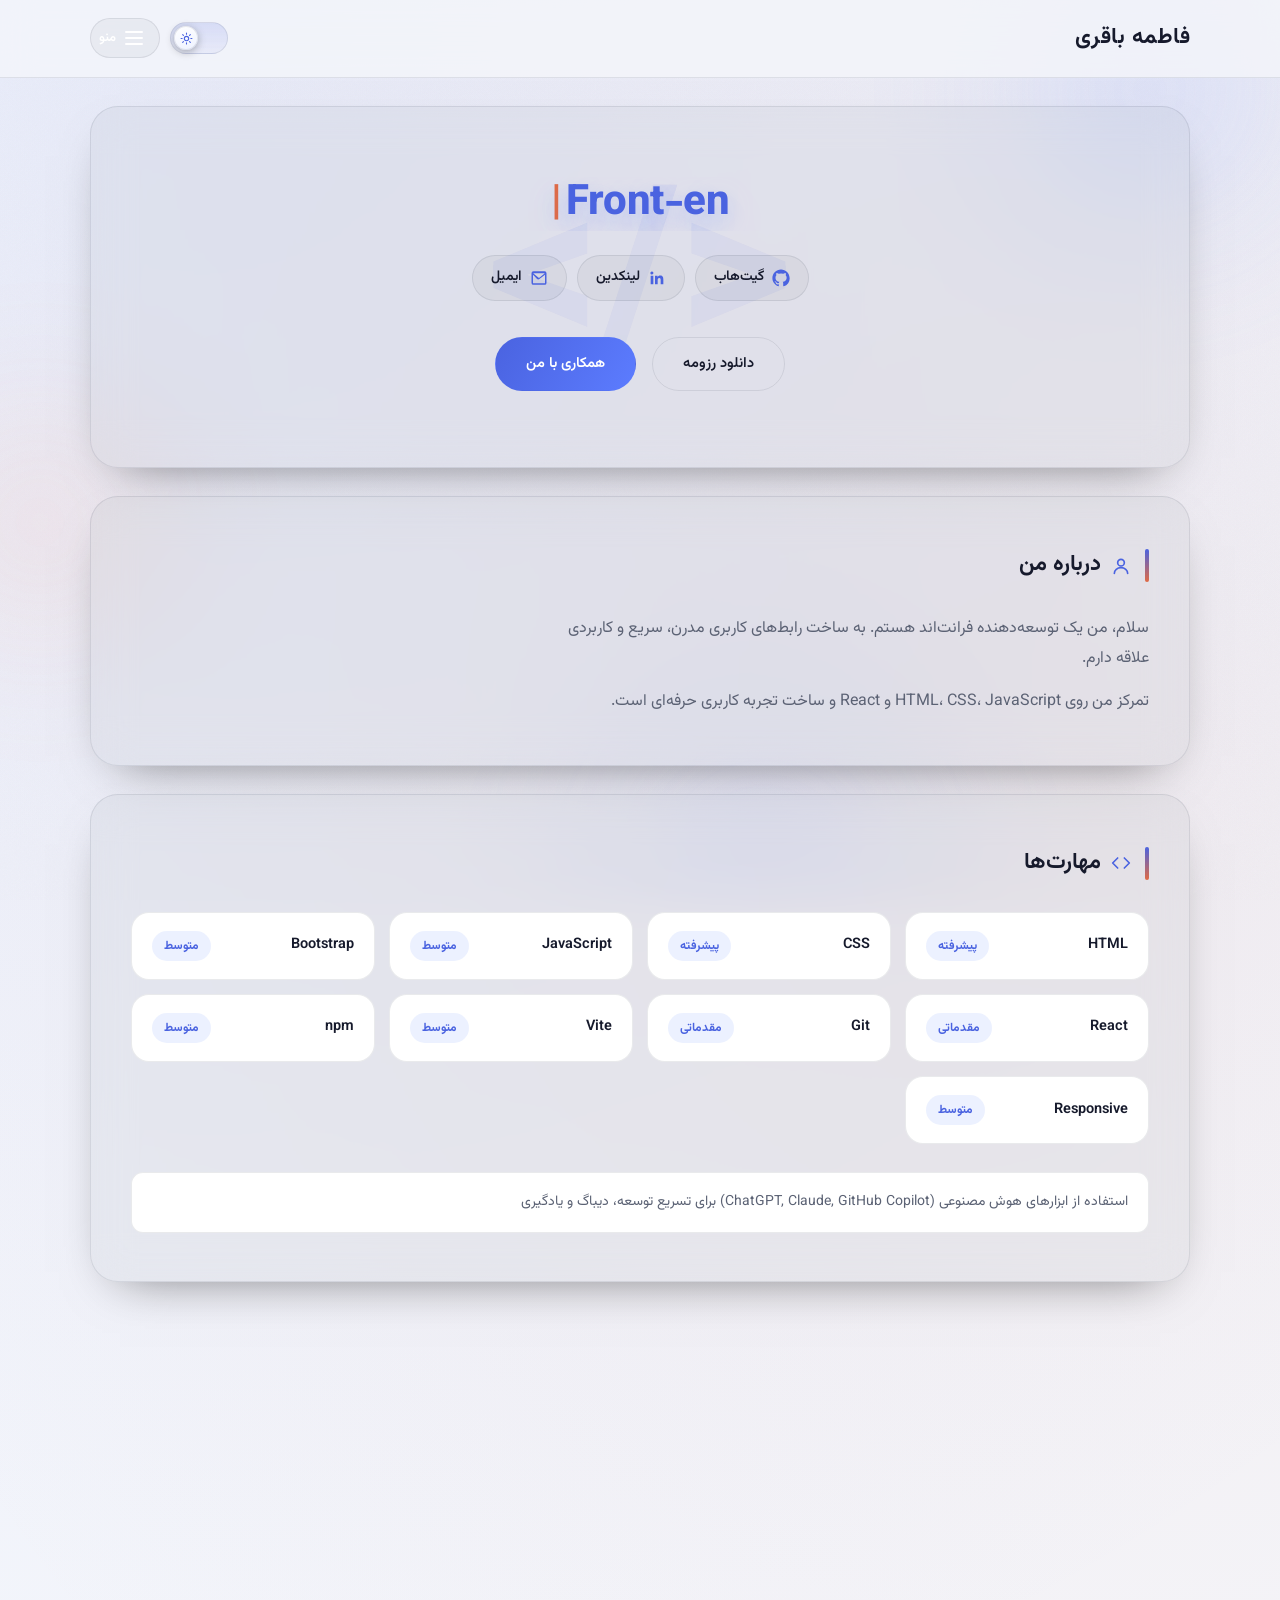
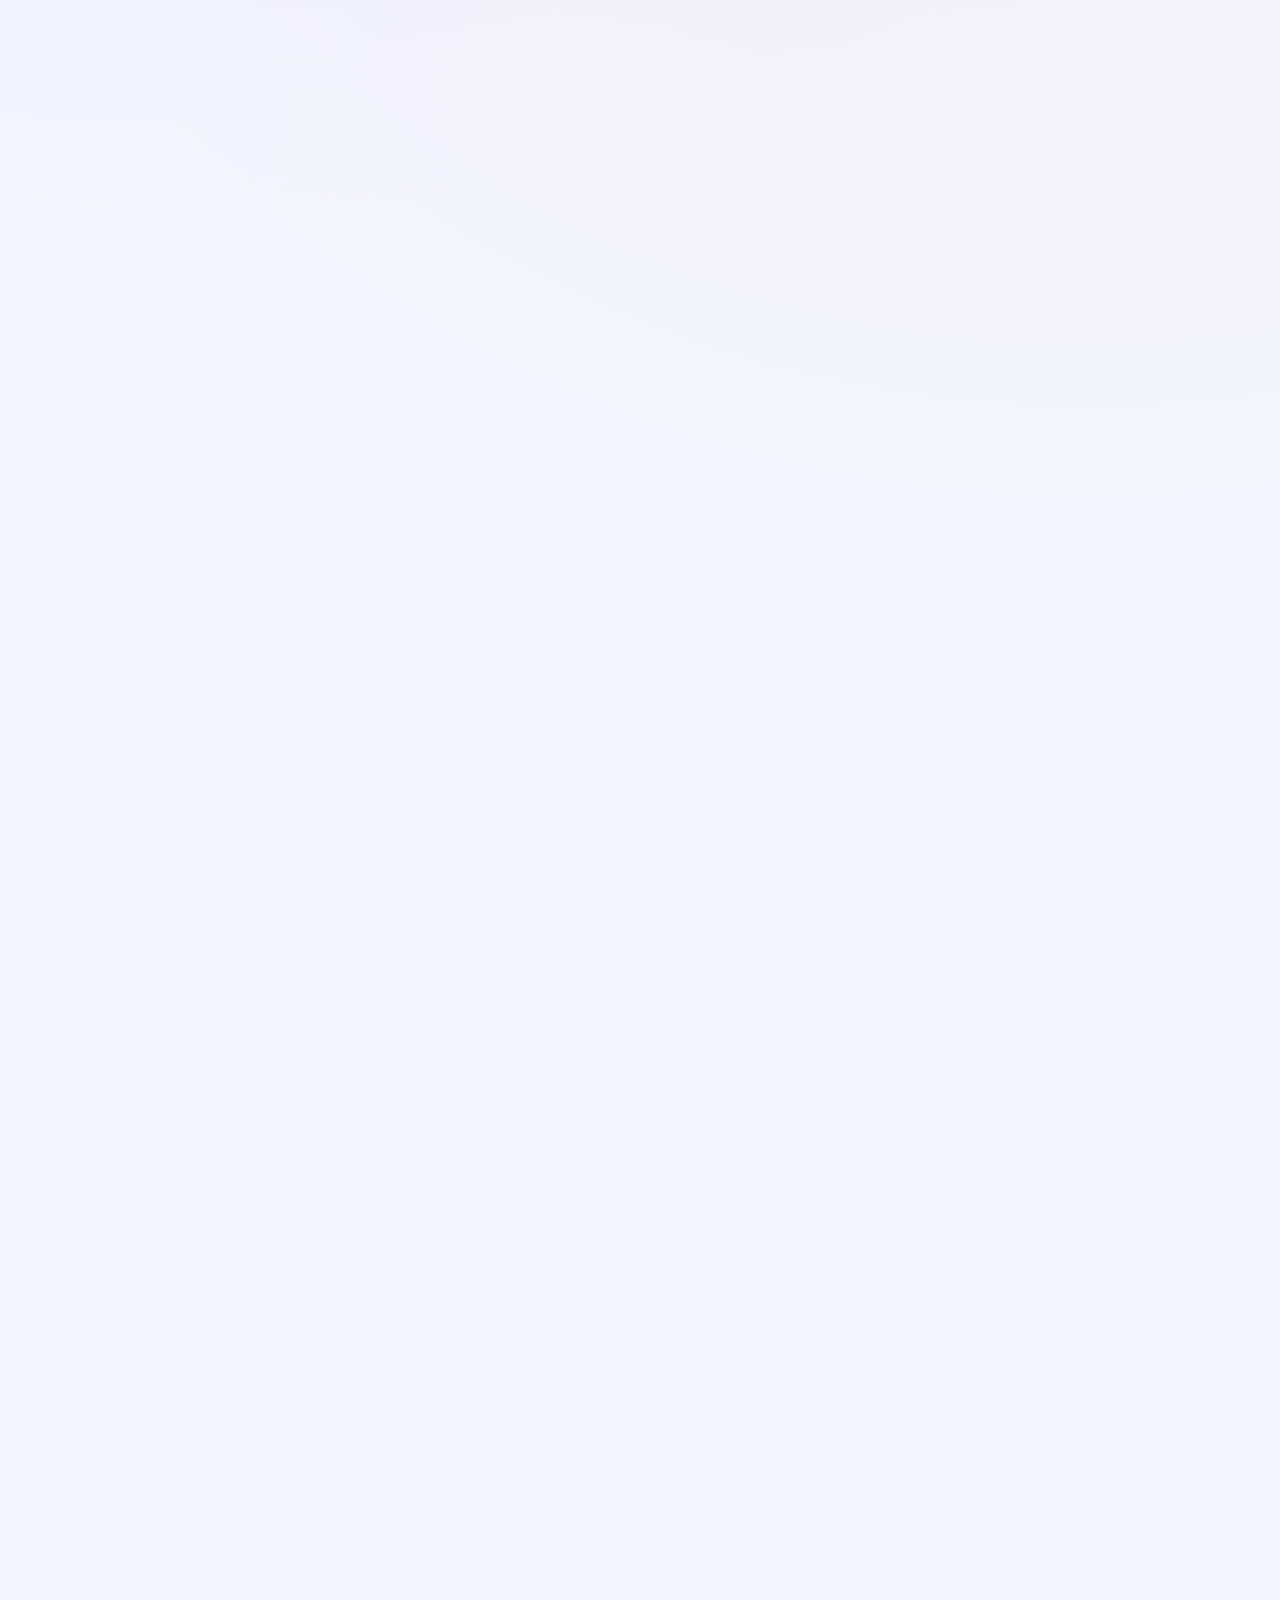
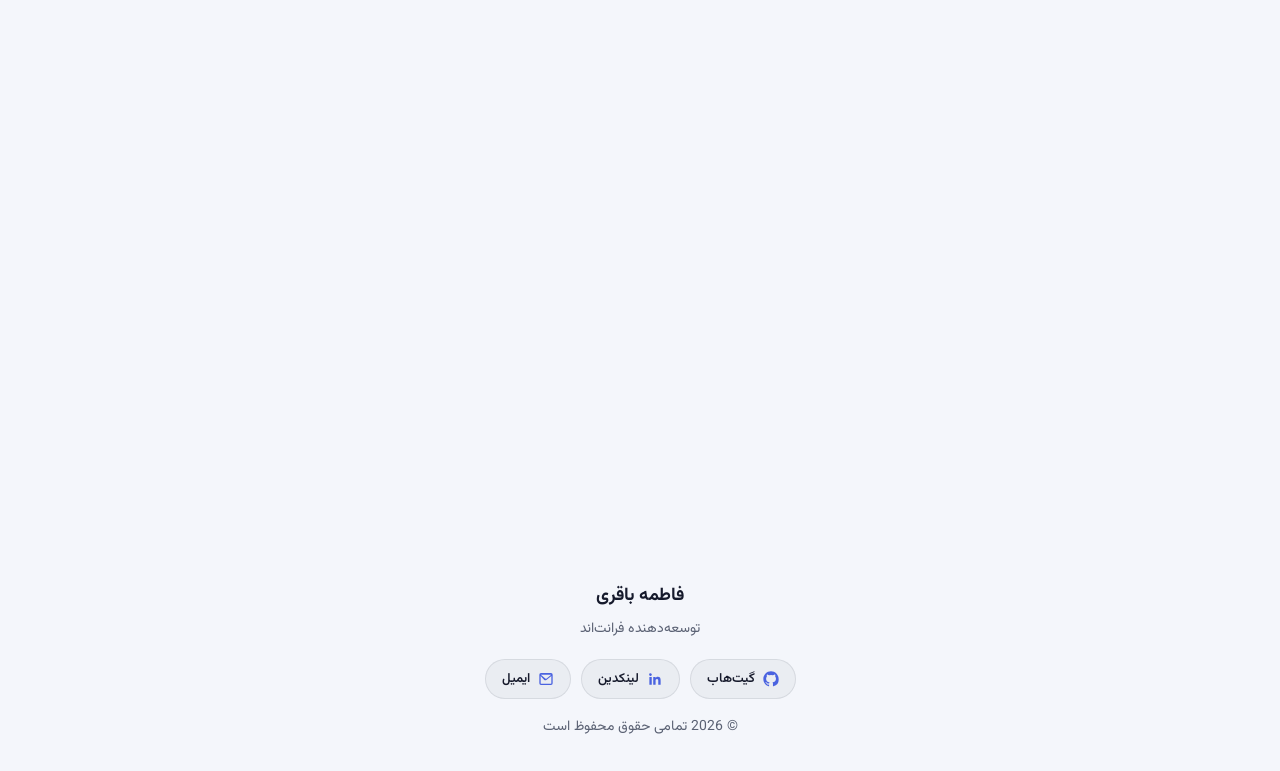
<file: index.html>
<!DOCTYPE html>
<html lang="fa" dir="rtl">

<head>

<meta charset="UTF-8">

<meta name="viewport" content="width=device-width, initial-scale=1.0">

<title>
فاطمه باقری | Front-end Developer
</title>

<link rel="stylesheet" href="style.css">

<script>
(function(){
    var saved = localStorage.getItem("theme");
    var theme = saved || (window.matchMedia("(prefers-color-scheme: light)").matches ? "light" : "dark");
    document.documentElement.setAttribute("data-theme", theme);
})();
</script>

</head>


<body>

<!-- لایه‌های پارالاکس پس‌زمینه: هرکدام با سرعت متفاوت هنگام اسکرول جابه‌جا می‌شوند تا حس عمق بسازند -->
<div class="bg-decor" aria-hidden="true">
    <span class="orb orb-1" data-speed="0.15"></span>
    <span class="orb orb-2" data-speed="0.3"></span>
    <span class="orb orb-3" data-speed="0.08"></span>
    <span class="grain"></span>
</div>


<header class="reveal" id="site-header">

<div class="container">


<div class="header-top">

<h1 class="site-title">
فاطمه باقری
</h1>

<div class="header-actions">

<button id="theme-toggle" class="theme-toggle" aria-label="تغییر حالت روز و شب" title="تغییر حالت روز و شب">
  <span class="toggle-track">
    <span class="toggle-thumb">
      <svg class="icon-sun" viewBox="0 0 24 24" width="13" height="13" fill="none" stroke="currentColor" stroke-width="2" stroke-linecap="round" stroke-linejoin="round"><circle cx="12" cy="12" r="4"/><path d="M12 2v2M12 20v2M4.93 4.93l1.41 1.41M17.66 17.66l1.41 1.41M2 12h2M20 12h2M4.93 19.07l1.41-1.41M17.66 6.34l1.41-1.41"/></svg>
      <svg class="icon-moon" viewBox="0 0 24 24" width="13" height="13" fill="none" stroke="currentColor" stroke-width="2" stroke-linecap="round" stroke-linejoin="round"><path d="M21 12.79A9 9 0 1 1 11.21 3 7 7 0 0 0 21 12.79z"/></svg>
    </span>
  </span>
</button>

<button id="menu-toggle" class="menu-toggle" aria-label="باز کردن منو" aria-expanded="false" aria-controls="main-nav">
  <span class="menu-icon">
    <span></span>
    <span></span>
    <span></span>
  </span>
  <span class="menu-toggle-label">منو</span>
</button>

</div> 

</div>



<nav id="main-nav" class="main-nav">

<div class="main-nav-inner">

<ul>

<li>
<a href="#about" class="nav-link">درباره من</a>
</li>

<li>
<a href="#skills" class="nav-link">مهارت‌ها</a>
</li>

<li>
<a href="#activities" class="nav-link">فعالیت‌ها</a>
</li>

<li>
<a href="#education" class="nav-link">دوره‌ها</a>
</li>

<li>
<a href="#portfolio" class="nav-link">پروژه‌ها</a>
</li>

<li>
<a href="#contact" class="nav-link">ارتباط با من</a>
</li>

</ul>

</div>

</nav>


</div>

</header>





<main>


<div class="container">



<section class="hero reveal">


<div class="hero-content">

<span class="hero-glyph" aria-hidden="true">&lt;/&gt;</span>

<h2>
<span id="typing"></span>
</h2>



<div class="social">

<a href="https://github.com/vvnn12vn-boop" 
target="_blank" 
class="social-link">
<svg viewBox="0 0 24 24" width="18" height="18" fill="currentColor"><path d="M12 .5C5.65.5.5 5.65.5 12c0 5.1 3.29 9.42 7.86 10.95.58.1.79-.25.79-.56 0-.28-.01-1.02-.02-2-3.2.7-3.87-1.54-3.87-1.54-.53-1.34-1.29-1.7-1.29-1.7-1.05-.72.08-.71.08-.71 1.17.08 1.78 1.2 1.78 1.2 1.03 1.77 2.7 1.26 3.36.96.1-.75.4-1.26.73-1.55-2.55-.29-5.24-1.28-5.24-5.7 0-1.26.45-2.29 1.19-3.09-.12-.29-.52-1.46.11-3.05 0 0 .97-.31 3.18 1.18a11 11 0 0 1 5.8 0c2.2-1.49 3.17-1.18 3.17-1.18.64 1.59.24 2.76.12 3.05.74.8 1.19 1.83 1.19 3.09 0 4.43-2.7 5.4-5.27 5.69.42.36.78 1.07.78 2.16 0 1.56-.02 2.82-.02 3.2 0 .31.21.67.8.56A10.52 10.52 0 0 0 23.5 12c0-6.35-5.15-11.5-11.5-11.5z"/></svg>
<span>گیت‌هاب</span>
</a>

<a href="https://www.linkedin.com/in/frontend-dev-g-a47973423" class="social-link">
<svg viewBox="0 0 24 24" width="18" height="18" fill="currentColor"><path d="M20.45 20.45h-3.56v-5.57c0-1.33-.02-3.04-1.85-3.04-1.86 0-2.14 1.45-2.14 2.94v5.67H9.34V9h3.42v1.56h.05c.48-.9 1.64-1.85 3.38-1.85 3.6 0 4.27 2.37 4.27 5.46v6.28zM5.34 7.43a2.07 2.07 0 1 1 0-4.13 2.07 2.07 0 0 1 0 4.13zM7.12 20.45H3.56V9h3.56v11.45z"/></svg>
<span>لینکدین</span>
</a>

<a href="mailto:fatemehbagheri.1.198.l@gmail.com" class="social-link">
<svg viewBox="0 0 24 24" width="18" height="18" fill="currentColor"><path d="M2 5.5A2.5 2.5 0 0 1 4.5 3h15A2.5 2.5 0 0 1 22 5.5v13a2.5 2.5 0 0 1-2.5 2.5h-15A2.5 2.5 0 0 1 2 18.5v-13zm2.2.3 7.3 5.7c.3.24.7.24 1 0l7.3-5.7H4.2zM4 7.6v10.9c0 .28.22.5.5.5h15a.5.5 0 0 0 .5-.5V7.6l-7.4 5.77a2.5 2.5 0 0 1-3.2 0L4 7.6z"/></svg>
<span>ایمیل</span>
</a>

</div>



<div class="buttons">


  <a href="https://vvnn12vn-boop.github.io/my-portfolio/resume.pdf"
     target="_blank"
     class="project-download">
     دانلود رزومه

</a>

<a href="#contact" class="btn primary">

همکاری با من

</a>


</div>



</div>


</section>




<section id="about" class="box reveal">


<h2>
<svg class="h2-icon" viewBox="0 0 24 24" width="20" height="20" fill="none" stroke="currentColor" stroke-width="2" stroke-linecap="round" stroke-linejoin="round"><circle cx="12" cy="8" r="4"/><path d="M4 21c0-4 3.5-7 8-7s8 3 8 7"/></svg>
درباره من
</h2>


<p>

سلام، من یک توسعه‌دهنده فرانت‌اند هستم.
به ساخت رابط‌های کاربری مدرن، سریع و کاربردی علاقه دارم.

</p>


<p>

تمرکز من روی HTML، CSS، JavaScript و React
و ساخت تجربه کاربری حرفه‌ای است.

</p>


</section>


<section id="skills" class="box reveal">

<h2>
<svg class="h2-icon" viewBox="0 0 24 24" width="20" height="20" fill="none" stroke="currentColor" stroke-width="2" stroke-linecap="round" stroke-linejoin="round"><polyline points="16 18 22 12 16 6"/><polyline points="8 6 2 12 8 18"/></svg>
مهارت‌ها
</h2>

<div class="skills">

<div class="skill">
<div class="skill-title">
<span>HTML</span>
<span class="skill-level level-advanced">پیشرفته</span>
</div>
</div>

<div class="skill">
<div class="skill-title">
<span>CSS</span>
<span class="skill-level level-advanced">پیشرفته</span>
</div>
</div>

<div class="skill">
<div class="skill-title">
<span>JavaScript</span>
<span class="skill-level level-mid">متوسط</span>
</div>
</div>

<div class="skill">
<div class="skill-title">
<span>Bootstrap</span>
<span class="skill-level level-intro"> متوسط </span>
</div>
</div>

<div class="skill">
<div class="skill-title">
<span>React</span>
<span class="skill-level level-basic">مقدماتی</span>
</div>
</div>

<div class="skill">
<div class="skill-title">
<span>Git</span>
<span class="skill-level level-basic">مقدماتی</span>
</div>
</div>

<div class="skill">
<div class="skill-title">
<span>Vite</span>
<span class="skill-level level-intro"> متوسط </span>
</div>
</div>

<div class="skill">
<div class="skill-title">
<span>npm</span>
<span class="skill-level level-intro"> متوسط </span>
</div>
</div>

<div class="skill">
<div class="skill-title">
<span>Responsive</span>
<span class="skill-level level-intro"> متوسط </span>
</div>
</div>


</div>

<p class="ai-tools-note">
استفاده از ابزارهای هوش مصنوعی (ChatGPT, Claude, GitHub Copilot) برای تسریع توسعه، دیباگ و یادگیری
</p>
</section>

<section id="experience" class="box reveal">
  
  
  <h2>
<svg id="activities"  class="h2-icon" viewBox="0 0 24 24" width="20" height="20" fill="none" stroke="currentColor" stroke-width="2" stroke-linecap="round" stroke-linejoin="round">
<path d="M3 3v18h18"/>
<path d="M7 16l4-5 3 3 5-7"/>
</svg>
فعالیت‌ها
</h2>
  
<div class="timeline">



<div class="timeline-item">


<h3>
توسعه‌دهنده فرانت‌اند
</h3>


<span>
۱۴۰۴ - اکنون
</span>


<p>

ساخت وب‌سایت‌های واکنش‌گرا و رابط‌های کاربری
با استفاده از تکنولوژی‌های مدرن وب.

</p>


</div>

<div class="timeline">



<div class="timeline-item">


<h3>
پروژه‌های شخصی
</h3>


<span>
۱۴۰۴ - اکنون
</span>


<p>

طراحی و پیاده‌سازی پروژه‌های مختلف برای افزایش
تجربه برنامه‌نویسی.

</p>


</div>



</div>


</section>


<section id="education" class="box reveal">

<h2><svg class="h2-icon" viewBox="0 0 24 24" width="20" height="20" fill="none" stroke="currentColor" stroke-width="2" stroke-linecap="round" stroke-linejoin="round"><path d="M22 10 12 5 2 10l10 5 10-5Z"/><path d="M6 12v5c0 1.5 3 3 6 3s6-1.5 6-3v-5"/></svg>دوره‌های آموزشی</h2>


<div class="edu-items">

<div class="edu-item">
<p> HTML و CSS مقدماتی </p>
<a href="https://aiolearn.app/cs/final/1c6cfc620786611.jpg" class="cert-link">مشاهده گواهی</a>
</div>

<div class="edu-item">
<p> HTML و CSS پیشرفته </p>
<a href="https://aiolearn.app/cs/final/3f637a620786612.jpg" class="cert-link">مشاهده گواهی</a>
</div>

<div class="edu-item">
<p> JavaScript مقدماتی </p>
<a href="https://aiolearn.app/cs/final/5ea9b7620786613.jpg" class="cert-link">مشاهده گواهی</a>
</div>

<div class="edu-item">
<p> JavaScript پیشرفته </p>
<a href="https://aiolearn.app/cs/final/e9894d620786614.jpg" class="cert-link">مشاهده گواهی</a>
</div>

</div>

</section>

<section id="portfolio" class="box reveal">


<h2>
<svg class="h2-icon" viewBox="0 0 24 24" width="20" height="20" fill="none" stroke="currentColor" stroke-width="2" stroke-linecap="round" stroke-linejoin="round"><path d="M3 7a2 2 0 0 1 2-2h3.5l2 2H19a2 2 0 0 1 2 2v8a2 2 0 0 1-2 2H5a2 2 0 0 1-2-2V7Z"/></svg>
پروژه‌ها
</h2>



<div class="projects">



<div class="project">

  <h3>وب‌سایت شخصی</h3>

  <p>
    طراحی سایت معرفی شخصی با تمرکز روی
    رابط کاربری مدرن و واکنش‌گرا.
  </p>

  <span>HTML / CSS / JavaScrip</span>


</div>



<div class="project">


<h3>
سیستم مدیریت وظایف
</h3>


<p>
یک سیستم مدیریت وظایف با رابط کاربری مدرن که امکان ایجاد، مدیریت و پیگیری وضعیت وظایف را در قالب یک داشبورد تعاملی فراهم می‌کند
</p>


<span>
HTML / CSS / JavaScript
</span>

  <a href="https://vvnn12vn-boop.github.io/WorkManager/"
     target="_blank"
     class="project-link">
     مشاهده پروژه
  </a>

</div>



<div class="project">


<h3>
سامانه رزرو بلیت سینما
</h3>


<p>
  
یک رابط کاربری تعاملی برای رزرو بلیت سینما که کاربران می‌توانند فیلم مورد نظر خود را انتخاب کرده، صندلی‌های موجود را رزرو کنند و هزینه نهایی را به‌صورت لحظه‌ای مشاهده کنند.

</p>


<span>
HTML / CSS / JavaScript
</span>

<a href="https://vvnn12vn-boop.github.io/Cinema-Ticket-Booking/"
   target="_blank"
   class="project-link">
   مشاهده پروژه
</a>
</div>



<div class="project">


<h3>
فرم ایجاد حساب کاربری
</h3>


<p>
طراحی یک فرم ثبت نام مدرن و واکنش گرا با اعتبار سنجی اطلاعات ارزیابی امنیت رمز عبور نمایش و مخفی کردن رمز عبور و اعتبار سنجی لحظه ای فیلدهای فرم
</p>


<span>
HTML / CSS / JavaScript
</span>

  <a href="https://vvnn12vn-boop.github.io/Signup-Interface/"
     target="_blank"
     class="project-link">
     مشاهده پروژه
  </a>

</div>


</div>


</section>




<section id="contact" class="box reveal">


<h2>
<svg class="h2-icon" viewBox="0 0 24 24" width="20" height="20" fill="none" stroke="currentColor" stroke-width="2" stroke-linecap="round" stroke-linejoin="round"><path d="M21 15a2 2 0 0 1-2 2H7l-4 4V5a2 2 0 0 1 2-2h14a2 2 0 0 1 2 2z"/></svg>
ارتباط با من
</h2>



<div class="contact-info">


<p>
<svg class="contact-icon" viewBox="0 0 24 24" width="17" height="17" fill="none" stroke="currentColor" stroke-width="2" stroke-linecap="round" stroke-linejoin="round"><rect x="2" y="4" width="20" height="16" rx="2"/><path d="m22 6-10 7L2 6"/></svg>
ایمیل:
fatemehbagheri.1.198.l@gmail.com
</p>


<p>
<svg class="contact-icon" viewBox="0 0 24 24" width="17" height="17" fill="none" stroke="currentColor" stroke-width="2" stroke-linecap="round" stroke-linejoin="round"><path d="M22 16.92v3a2 2 0 0 1-2.18 2 19.79 19.79 0 0 1-8.63-3.07 19.5 19.5 0 0 1-6-6 19.79 19.79 0 0 1-3.07-8.67A2 2 0 0 1 4.11 2h3a2 2 0 0 1 2 1.72c.13.96.36 1.9.7 2.81a2 2 0 0 1-.45 2.11L8.09 9.91a16 16 0 0 0 6 6l1.27-1.27a2 2 0 0 1 2.11-.45c.9.34 1.85.57 2.81.7A2 2 0 0 1 22 16.92z"/></svg>
تلفن:
09047925229
</p>


<p>
<svg class="contact-icon" viewBox="0 0 24 24" width="17" height="17" fill="none" stroke="currentColor" stroke-width="2" stroke-linecap="round" stroke-linejoin="round"><path d="M20 10c0 6-8 12-8 12s-8-6-8-12a8 8 0 0 1 16 0Z"/><circle cx="12" cy="10" r="3"/></svg>
موقعیت:
اهواز
</p>


</div>




<form class="contact-form">


<input 
type="text"
placeholder="نام شما">



<input 
type="email"
placeholder="ایمیل">



<textarea
placeholder="پیام شما"></textarea>



<button>
ارسال پیام
</button>



</form>


</section>






</div>


</main>








<footer>


<div class="container" >


<h3>
فاطمه باقری
</h3>


<p>
توسعه‌دهنده فرانت‌اند
</p>


<div class="footer-links">

<a href="#" class="social-link">
<svg viewBox="0 0 24 24" width="16" height="16" fill="currentColor"><path d="M12 .5C5.65.5.5 5.65.5 12c0 5.1 3.29 9.42 7.86 10.95.58.1.79-.25.79-.56 0-.28-.01-1.02-.02-2-3.2.7-3.87-1.54-3.87-1.54-.53-1.34-1.29-1.7-1.29-1.7-1.05-.72.08-.71.08-.71 1.17.08 1.78 1.2 1.78 1.2 1.03 1.77 2.7 1.26 3.36.96.1-.75.4-1.26.73-1.55-2.55-.29-5.24-1.28-5.24-5.7 0-1.26.45-2.29 1.19-3.09-.12-.29-.52-1.46.11-3.05 0 0 .97-.31 3.18 1.18a11 11 0 0 1 5.8 0c2.2-1.49 3.17-1.18 3.17-1.18.64 1.59.24 2.76.12 3.05.74.8 1.19 1.83 1.19 3.09 0 4.43-2.7 5.4-5.27 5.69.42.36.78 1.07.78 2.16 0 1.56-.02 2.82-.02 3.2 0 .31.21.67.8.56A10.52 10.52 0 0 0 23.5 12c0-6.35-5.15-11.5-11.5-11.5z"/></svg>
<span>گیت‌هاب</span>
</a>

<a href="#" class="social-link">
<svg viewBox="0 0 24 24" width="16" height="16" fill="currentColor"><path d="M20.45 20.45h-3.56v-5.57c0-1.33-.02-3.04-1.85-3.04-1.86 0-2.14 1.45-2.14 2.94v5.67H9.34V9h3.42v1.56h.05c.48-.9 1.64-1.85 3.38-1.85 3.6 0 4.27 2.37 4.27 5.46v6.28zM5.34 7.43a2.07 2.07 0 1 1 0-4.13 2.07 2.07 0 0 1 0 4.13zM7.12 20.45H3.56V9h3.56v11.45z"/></svg>
<span>لینکدین</span>
</a>

<a href="#" class="social-link">
<svg viewBox="0 0 24 24" width="16" height="16" fill="currentColor"><path d="M2 5.5A2.5 2.5 0 0 1 4.5 3h15A2.5 2.5 0 0 1 22 5.5v13a2.5 2.5 0 0 1-2.5 2.5h-15A2.5 2.5 0 0 1 2 18.5v-13zm2.2.3 7.3 5.7c.3.24.7.24 1 0l7.3-5.7H4.2zM4 7.6v10.9c0 .28.22.5.5.5h15a.5.5 0 0 0 .5-.5V7.6l-7.4 5.77a2.5 2.5 0 0 1-3.2 0L4 7.6z"/></svg>
<span>ایمیل</span>
</a>

</div>



<p>

© 2026 تمامی حقوق محفوظ است

</p>



</div>


</footer>


<script src="script.js"></script>


</body>

  </html>
</file>
<file: style.css>
@import url('https://fonts.googleapis.com/css2?family=Vazirmatn:wght@300;400;500;600;700;800&display=swap');

:root{
    --bg:#0a0e1a;
    --bg-soft:#0f1523;
    --surface:rgba(255,255,255,.04);
    --surface-border:rgba(255,255,255,.08);
    --text:#eef1f8;
    --text-dim:#9aa4bd;
    --accent:#7c9cff;
    --accent-2:#ff9a7c;
    --radius-lg:28px;
    --radius-md:18px;
    --radius-sm:12px;
    --ease:cubic-bezier(.22,1,.36,1);
}

[data-theme="light"]{
    --bg:#f4f6fb;
    --bg-soft:#ffffff;
    --surface:rgba(20,25,45,.04);
    --surface-border:rgba(20,25,45,.09);
    --text:#161a2c;
    --text-dim:#5b6274;
    --accent:#4a63e0;
    --accent-2:#e06a44;
}

[data-theme="light"] body{
    background:
        radial-gradient(circle at 15% 0%, rgba(74,99,224,.08), transparent 45%),
        radial-gradient(circle at 85% 20%, rgba(224,106,68,.06), transparent 40%),
        var(--bg);
}

[data-theme="light"] .primary,
[data-theme="light"] button{
    color:#ffffff;
}

[data-theme="light"] .grain{
    opacity:.025;
}

*{
    margin:0;
    padding:0;
    box-sizing:border-box;
    font-family:"Vazirmatn",sans-serif;
}

html{
    scroll-behavior:smooth;
}

body{
    direction:rtl;
    background:
        radial-gradient(circle at 15% 0%, rgba(124,156,255,.12), transparent 45%),
        radial-gradient(circle at 85% 20%, rgba(255,154,124,.08), transparent 40%),
        var(--bg);
    color:var(--text);
    line-height:1.85;
    font-weight:400;
    min-height:100vh;
    position:relative;
    overflow-x:hidden;
    transition:background-color .35s var(--ease), color .35s var(--ease);
}

.container{
    width:90%;
    max-width:1100px;
    margin:auto;
}

/* ===================================================================
   لایه‌های پس‌زمینه — پارالاکس + دانه‌ی نویز برای عمق
   این المان‌ها هیچ محتوایی ندارند (aria-hidden) و فقط جلوه‌ی بصری‌اند.
   =================================================================== */

.bg-decor{
    position:fixed;
    inset:0;
    z-index:0;
    overflow:hidden;
    pointer-events:none;
}

.orb{
    position:absolute;
    border-radius:50%;
    filter:blur(70px);
    opacity:.55;
    will-change:transform;
}

.orb-1{
    width:420px;
    height:420px;
    top:-120px;
    right:-80px;
    background:radial-gradient(circle, rgba(124,156,255,.55), transparent 70%);
}

.orb-2{
    width:360px;
    height:360px;
    top:38%;
    left:-140px;
    background:radial-gradient(circle, rgba(255,154,124,.4), transparent 70%);
}

.orb-3{
    width:520px;
    height:520px;
    bottom:-220px;
    right:20%;
    background:radial-gradient(circle, rgba(124,156,255,.3), transparent 70%);
}

[data-theme="light"] .orb{
    opacity:.4;
}

.grain{
    position:absolute;
    inset:-10%;
    opacity:.05;
    mix-blend-mode:overlay;
    background-image:url("data:image/svg+xml,%3Csvg xmlns='http://www.w3.org/2000/svg' width='160' height='160'%3E%3Cfilter id='n'%3E%3CfeTurbulence type='fractalNoise' baseFrequency='0.9' numOctaves='2' stitchTiles='stitch'/%3E%3C/filter%3E%3Crect width='100%25' height='100%25' filter='url(%23n)'/%3E%3C/svg%3E");
}

main, header, footer{
    position:relative;
    z-index:1;
}

/* Header */

header{
    position:sticky;
    top:0;
    z-index:100;
    padding:18px 0;
    background:rgba(10,14,26,.75);
    backdrop-filter:blur(16px);
    border-bottom:1px solid var(--surface-border);
    transition:background-color .35s var(--ease);
}

[data-theme="light"] header{
    background:rgba(244,246,251,.8);
}

header .container{
    position:relative;
}

.header-top{
    display:flex;
    align-items:center;
    justify-content:space-between;
    gap:12px;
}

.header-actions{
    display:flex;
    align-items:center;
    gap:10px;
    flex-shrink:0;
}

.site-title{
    text-align:right;
    font-size:22px;
    font-weight:700;
    letter-spacing:.5px;
}

/* Theme toggle switch */

.theme-toggle{
    flex-shrink:0;
    background:none;
    border:none;
    padding:0;
    cursor:pointer;
}

.toggle-track{
    display:flex;
    align-items:center;
    width:58px;
    height:32px;
    border-radius:999px;
    background:linear-gradient(180deg, rgba(124,156,255,.10), rgba(124,156,255,.04));
    border:1px solid var(--surface-border);
    padding:3px;
    transition:.35s var(--ease);
}

.toggle-thumb{
    position:relative;
    width:24px;
    height:24px;
    border-radius:50%;
    background:linear-gradient(160deg,var(--bg-soft),var(--surface));
    display:flex;
    align-items:center;
    justify-content:center;
    color:var(--accent);
    box-shadow:0 2px 8px rgba(0,0,0,.3), inset 0 0 0 1px var(--surface-border);
    transition:transform .35s var(--ease), background .35s var(--ease);
}

.toggle-thumb svg{
    position:absolute;
    transition:opacity .3s var(--ease), transform .3s var(--ease);
}

.icon-moon{
    opacity:1;
    transform:scale(1) rotate(0deg);
}

.icon-sun{
    opacity:0;
    transform:scale(.5) rotate(-90deg);
}

[data-theme="light"] .toggle-track{
    background:linear-gradient(180deg, rgba(74,99,224,.16), rgba(74,99,224,.06));
}

[data-theme="light"] .toggle-thumb{
    transform:translateX(-26px);
    background:linear-gradient(160deg,#fff,#eef2ff);
}

[data-theme="light"] .icon-moon{
    opacity:0;
    transform:scale(.5) rotate(90deg);
}

[data-theme="light"] .icon-sun{
    opacity:1;
    transform:scale(1) rotate(0deg);
}

.theme-toggle:hover .toggle-thumb{
    box-shadow:0 2px 10px rgba(124,156,255,.4), inset 0 0 0 1px var(--accent);
}

.theme-toggle:focus-visible .toggle-track{
    outline:2px solid var(--accent);
    outline-offset:3px;
}

/* ===================================================================
   دکمه‌ی منوی همبرگری — بازطراحی‌شده
   قبلاً هیچ اسکریپتی رویدادِ کلیک آن را مدیریت نمی‌کرد، به همین دلیل
   با کلیک هیچ اتفاقی نمی‌افتاد. حالا هم استایل و هم رفتار آن اصلاح شده.
   =================================================================== */

.menu-toggle{
    display:flex;
    align-items:center;
    gap:9px;
    height:40px;
    padding:0 16px 0 8px;
    background:var(--surface);
    border:1px solid var(--surface-border);
    border-radius:999px;
    color:var(--text-dim);
    cursor:pointer;
    transition:border-color .25s var(--ease), background .25s var(--ease), transform .2s var(--ease);
}

.menu-toggle:hover{
    border-color:var(--accent);
    color:var(--text);
    background:rgba(124,156,255,.1);
}

.menu-toggle:active{
    transform:scale(.96);
}

.menu-toggle-label{
    font-size:13px;
    font-weight:600;
}

.menu-icon{
    display:flex;
    flex-direction:column;
    justify-content:center;
    gap:4px;
    width:18px;
    height:14px;
    flex-shrink:0;
}

.menu-icon span{
    display:block;
    height:2px;
    width:100%;
    background:currentColor;
    border-radius:2px;
    transition:transform .3s var(--ease), opacity .3s var(--ease);
}

.menu-toggle.open{
    border-color:var(--accent);
    color:var(--accent);
    background:rgba(124,156,255,.12);
}

.menu-toggle.open .menu-icon span:nth-child(1){
    transform:translateY(6px) rotate(45deg);
}

.menu-toggle.open .menu-icon span:nth-child(2){
    opacity:0;
}

.menu-toggle.open .menu-icon span:nth-child(3){
    transform:translateY(-6px) rotate(-45deg);
}

.menu-toggle:focus-visible{
    outline:2px solid var(--accent);
    outline-offset:3px;
}

/* ===================================================================
   منوی کشویی — یک پنل کوچک و شناور زیر دکمه‌ی همبرگری
   به‌جای یک نوار کشویی تمام‌عرض که قبلاً بود، الان یک پنل جمع‌وجور
   دقیقاً زیر دکمه باز می‌شود، شبیه منوهای حرفه‌ای اپلیکیشن‌ها؛
   لیست عمودی با یک خط نازک لهجه که کنار لینکِ هاور شده ظاهر می‌شود.
   =================================================================== */

.main-nav{
    position:absolute;
    top:calc(100% + 12px);
    left:0;
    z-index:150;
    width:min(230px,80vw);
    opacity:0;
    visibility:hidden;
    transform:translateY(-10px) scale(.96);
    transform-origin:top left;
    pointer-events:none;
    transition:opacity .25s var(--ease), transform .25s var(--ease), visibility .25s;
}

.main-nav.open{
    opacity:1;
    visibility:visible;
    transform:translateY(0) scale(1);
    pointer-events:auto;
}

.main-nav-inner{
    background:var(--bg-soft);
    border:1px solid var(--surface-border);
    border-radius:var(--radius-md);
    box-shadow:0 24px 60px -20px rgba(0,0,0,.55);
    padding:8px;
    max-height:min(70vh,420px);
    overflow-y:auto;
}

.main-nav ul{
    display:flex;
    flex-direction:column;
    gap:2px;
    list-style:none;
}

.main-nav a{
    display:block;
    position:relative;
    color:var(--text-dim);
    text-decoration:none;
    font-size:14.5px;
    font-weight:600;
    padding:12px 16px;
    border-radius:10px;
    transition:color .2s var(--ease), background .2s var(--ease), padding .2s var(--ease);
}

.main-nav a::before{
    content:"";
    position:absolute;
    top:22%;
    bottom:22%;
    right:2px;
    width:3px;
    border-radius:3px;
    background:linear-gradient(180deg,var(--accent),var(--accent-2));
    opacity:0;
    transform:scaleY(.3);
    transition:opacity .2s var(--ease), transform .2s var(--ease);
}

.main-nav a:hover{
    color:var(--text);
    background:rgba(124,156,255,.08);
    padding-right:22px;
}

.main-nav a:hover::before{
    opacity:1;
    transform:scaleY(1);
}

.main-nav a:focus-visible,
.btn:focus-visible,
button:focus-visible,
input:focus-visible,
textarea:focus-visible{
    outline:2px solid var(--accent);
    outline-offset:3px;
}

/* Shared surfaces */

.hero,
.box{
    background:var(--surface);
    border:1px solid var(--surface-border);
    border-radius:var(--radius-lg);
    padding:48px 40px;
    margin:28px 0;
    backdrop-filter:blur(20px);
    box-shadow:0 20px 50px -30px rgba(0,0,0,.6);
}

.box h2{
    display:flex;
    align-items:center;
    gap:10px;
    font-size:22px;
    font-weight:700;
    margin-bottom:28px;
    position:relative;
    padding-right:18px;
}

.h2-icon{
    flex-shrink:0;
    color:var(--accent);
}

.box h2::before{
    content:"";
    position:absolute;
    right:0;
    top:4px;
    bottom:4px;
    width:4px;
    border-radius:4px;
    background:linear-gradient(180deg,var(--accent),var(--accent-2));
}

/* Hero */

.hero{
    text-align:center;
    padding:70px 40px;
    position:relative;
    overflow:hidden;
}

.hero-content{
    position:relative;
}

/* گلیف تزئینی </> پشت عنوان — امضای طراحی صفحه، اشاره‌ای ظریف به هویت فرانت‌اندی */
.hero-glyph{
    position:absolute;
    top:50%;
    left:50%;
    transform:translate(-50%,-50%);
    font-size:clamp(90px,18vw,220px);
    font-weight:800;
    color:var(--accent);
    opacity:.06;
    letter-spacing:0;
    pointer-events:none;
    user-select:none;
    z-index:0;
}

.hero h2{
    position:relative;
    z-index:1;
    font-size:42px;
    font-weight:800;
    margin:0 0 6px;
    letter-spacing:-.5px;
    color:var(--accent);
    text-shadow:
        0 1px 0 rgba(255,255,255,.06),
        0 8px 24px rgba(124,156,255,.35),
        0 20px 50px rgba(124,156,255,.18);

    height:54px;
    line-height:54px;
    white-space:nowrap;
    overflow:hidden;
}

#typing::after{
    content:"|";
    margin-right:5px;
    animation:cursor .8s infinite;
    color:var(--accent-2);
}

/* Social links (hero + footer) — always visible, not just on hover */

.social{
    position:relative;
    z-index:1;
    display:flex;
    justify-content:center;
    flex-wrap:nowrap;
    gap:10px;
    overflow-x:auto;
    scrollbar-width:none;
    padding:2px;
    margin-top:22px;
}

.social::-webkit-scrollbar{
    display:none;
}

.social-link{
    display:inline-flex;
    align-items:center;
    gap:8px;
    color:var(--text);
    text-decoration:none;
    font-size:14px;
    font-weight:600;
    padding:9px 18px;
    border-radius:999px;
    border:1px solid var(--surface-border);
    background:var(--surface);
    transition:.25s var(--ease);
    white-space:nowrap;
}

@media(max-width:480px){
    .social-link{
        padding:7px 13px;
        font-size:12.5px;
        gap:6px;
    }
}

.social-link svg{
    flex-shrink:0;
    color:var(--accent);
}

.social-link:hover{
    border-color:var(--accent);
    background:rgba(124,156,255,.12);
    transform:translateY(-2px);
}

footer .footer-links{
    display:flex;
    justify-content:center;
    gap:10px;
    flex-wrap:wrap;
    margin:16px 0;
}

footer .social-link{
    padding:7px 16px;
    font-size:13px;
}

 .buttons{
    position:relative;
    z-index:1;
    margin-top:28px;
}

.btn{
    display:inline-block;
    padding:13px 30px;
    border-radius:999px;
    border:1px solid var(--surface-border);
    color:var(--text);
    text-decoration:none;
    margin:6px;
    font-size:14.5px;
    font-weight:600;
    transition:.25s var(--ease);
}

.btn:hover{
    border-color:var(--accent);
    transform:translateY(-2px);
}

.primary{
    background:linear-gradient(120deg,var(--accent),#5c7cff);
    border-color:transparent;
    color:#080c18;
}

.primary:hover{
    box-shadow:0 10px 25px -8px rgba(124,156,255,.6);
}

/* About */

#about p{
    color:var(--text-dim);
    max-width:65ch;
}

#about p + p{
    margin-top:14px;
}

/* Skills */

.skills{
    display:grid;
    grid-template-columns:repeat(auto-fit,minmax(220px,1fr));
    gap:14px;
}

.skill{
    background:var(--bg-soft);
    border:1px solid var(--surface-border);
    border-radius:var(--radius-md);
    padding:18px 20px;
    transition:border-color .25s var(--ease), transform .25s var(--ease), box-shadow .25s var(--ease);
}

.skill:hover{
    border-color:var(--accent);
    transform:translateY(-3px);
    box-shadow:0 14px 30px -18px rgba(124,156,255,.5);
}

.skill-title{
    display:flex;
    justify-content:space-between;
    align-items:center;
    font-size:14.5px;
    font-weight:600;
}

.skill-level{
    display:inline-block;
    padding:4px 12px;
    border-radius:999px;
    font-size:12px;
    font-weight:700;
}

/* All skill levels: identical blue */

.level-advanced,
.level-mid,
.level-basic,
.level-intro{
    color:var(--accent);
    background:rgba(124,156,255,.14);
}

/* Timeline & projects */

.timeline-item,
.project{
    background:var(--bg-soft);
    border:1px solid var(--surface-border);
    padding:24px;
    border-radius:var(--radius-md);
    margin:18px 0;
    transition:border-color .25s var(--ease), transform .25s var(--ease), box-shadow .25s var(--ease);
}

.timeline-item:hover,
.project:hover{
    border-color:var(--accent);
    transform:translateY(-3px);
    box-shadow:0 14px 30px -18px rgba(124,156,255,.5);
}

.timeline-item h3,
.project h3{
    font-size:17px;
    font-weight:700;
    margin-bottom:6px;
}

.timeline-item span{
    display:inline-block;
    color:var(--accent);
    font-size:13px;
    font-weight:600;
    margin-bottom:10px;
}

.timeline-item p,
.project p{
    color:var(--text-dim);
    font-size:15px;
}

.projects{
    display:grid;
    grid-template-columns:repeat(auto-fit,minmax(250px,1fr));
    gap:18px;
}

.project span{
    display:inline-block;
    color:var(--accent);
    background:rgba(124,156,255,.14);
    padding:4px 12px;
    border-radius:999px;
    font-size:12px;
    font-weight:700;
    margin-top:12px;
}

/* تأخیر پلکانی برای کارت‌ها هنگام نمایان‌شدن — بدون نیاز به جاوااسکریپت اضافه */
.skills .skill:nth-child(1){ transition-delay:.03s; }
.skills .skill:nth-child(2){ transition-delay:.08s; }
.skills .skill:nth-child(3){ transition-delay:.13s; }
.skills .skill:nth-child(4){ transition-delay:.18s; }
.skills .skill:nth-child(5){ transition-delay:.23s; }
.skills .skill:nth-child(6){ transition-delay:.28s; }
.skills .skill:nth-child(7){ transition-delay:.33s; }
.skills .skill:nth-child(8){ transition-delay:.38s; }

.projects .project:nth-child(1){ transition-delay:.03s; }
.projects .project:nth-child(2){ transition-delay:.1s; }
.projects .project:nth-child(3){ transition-delay:.17s; }

.timeline .timeline-item:nth-child(1){ transition-delay:.03s; }
.timeline .timeline-item:nth-child(2){ transition-delay:.1s; }

.edu-items .edu-item:nth-child(1){ transition-delay:.03s; }
.edu-items .edu-item:nth-child(2){ transition-delay:.08s; }
.edu-items .edu-item:nth-child(3){ transition-delay:.13s; }
.edu-items .edu-item:nth-child(4){ transition-delay:.18s; }

/* Contact */

.contact-info p{
    display:flex;
    align-items:center;
    gap:9px;
    color:var(--text-dim);
    margin:10px 0;
    font-size:15px;
}

.contact-icon{
    flex-shrink:0;
    color:var(--accent);
}

.contact-form{
    margin-top:24px;
}

input,
textarea{
    width:100%;
    padding:15px 18px;
    margin:8px 0;
    background:var(--bg-soft);
    border:1px solid var(--surface-border);
    border-radius:var(--radius-sm);
    color:var(--text);
    font-size:14.5px;
    transition:.25s var(--ease);
}

input::placeholder,
textarea::placeholder{
    color:var(--text-dim);
}

input:focus,
textarea:focus{
    border-color:var(--accent);
    background:#0b0f1c;
}

textarea{
    min-height:120px;
    resize:vertical;
}

button{
    padding:13px 34px;
    border:none;
    border-radius:999px;
    background:linear-gradient(120deg,var(--accent),#5c7cff);
    color:#080c18;
    font-size:14.5px;
    font-weight:700;
    cursor:pointer;
    transition:.25s var(--ease);
}

button:hover{
    box-shadow:0 10px 25px -8px rgba(124,156,255,.6);
    transform:translateY(-2px);
}

/* Footer */

footer{
    text-align:center;
    padding:40px 0 30px;
    color:var(--text-dim);
}

footer h3{
    color:var(--text);
    font-size:18px;
    font-weight:700;
    margin-bottom:4px;
}

footer p{
    font-size:14px;
}

/* Responsive */

@media(max-width:700px){

    .hero h2{
        font-size:32px;
    }

    .box,
    .hero{
        padding:28px 22px;
    }

    .skills{
        grid-template-columns:1fr;
    }

    .edu-items{
        grid-template-columns:1fr;
    }

    .menu-toggle-label{
        display:none;
    }

    .menu-toggle{
        padding:0;
        width:40px;
        justify-content:center;
    }
}

@media(prefers-reduced-motion:reduce){
    *{
        transition:none !important;
        scroll-behavior:auto !important;
    }

    .orb{
        transform:none !important;
    }
}

/* Education */

.edu-info{
    background:var(--bg-soft);
    border:1px solid var(--surface-border);
    border-radius:var(--radius-md);
    padding:18px 22px;
    margin-bottom:20px;
}

.edu-info p{
    color:var(--text-dim);
    font-size:14.5px;
    margin:4px 0;
}

.edu-info p span{
    color:var(--text);
    font-weight:600;
    margin-left:6px;
}

.edu-items{
    display:grid;
    grid-template-columns:repeat(auto-fit,minmax(220px,1fr));
    gap:18px;
}

.edu-item{
    background:var(--bg-soft);
    border:1px solid var(--surface-border);
    padding:24px;
    border-radius:var(--radius-md);
    transition:border-color .25s var(--ease), transform .25s var(--ease), box-shadow .25s var(--ease);
}

.edu-item:hover{
    border-color:var(--accent);
    transform:translateY(-3px);
    box-shadow:0 14px 30px -18px rgba(124,156,255,.5);
}

.edu-item p{
    color:var(--text-dim);
    font-size:15px;
    margin-bottom:14px;
}

.cert-link{
    display:inline-block;
    color:var(--accent);
    font-size:13.5px;
    font-weight:700;
    text-decoration:none;
    padding:8px 16px;
    border-radius:999px;
    border:1px solid rgba(124,156,255,.35);
    background:rgba(124,156,255,.08);
    transition:.25s var(--ease);
}

.cert-link:hover{
    background:rgba(124,156,255,.16);
    border-color:var(--accent);
}

/* AI tools note */

.ai-tools-note{
    margin-top:28px;
    padding:16px 20px;
    background:var(--bg-soft);
    border:1px solid var(--surface-border);
    border-radius:var(--radius-sm);
    color:var(--text-dim);
    font-size:14px;
    line-height:1.9;
}


/* Scroll Reveal Animation */

.reveal{
    opacity:0;
    transform:translateY(60px);
    transition:opacity .8s ease, transform .8s ease;
}

.reveal.show{
    opacity:1;
    transform:translateY(0);
}
.project-link{
    display:inline-flex;
    align-items:center;
    gap:8px;
    margin-top:18px;
    padding:10px 18px;
    border:1px solid rgba(255,255,255,.15);
    border-radius:12px;
    text-decoration:none;
    color:var(--text);
    background:rgba(255,255,255,.05);
    transition:.3s;
}

.project-link:hover{
    transform:translateY(-3px);
    background:rgba(88,166,255,.15);
    border-color:#58a6ff;
}


.project-download{
    display:inline-block;
    padding:13px 30px;
    border-radius:999px;
    border:1px solid var(--surface-border);
    color:var(--text);
    text-decoration:none;
    margin:6px;
    font-size:14.5px;
    font-weight:600;
    transition:.25s var(--ease);
}

.project-download:hover{
    border-color:var(--accent);
    background:rgba(124,156,255,.1);
    transform:translateY(-2px);
}

.project-download:visited{
    color:var(--text);
}
</file>
